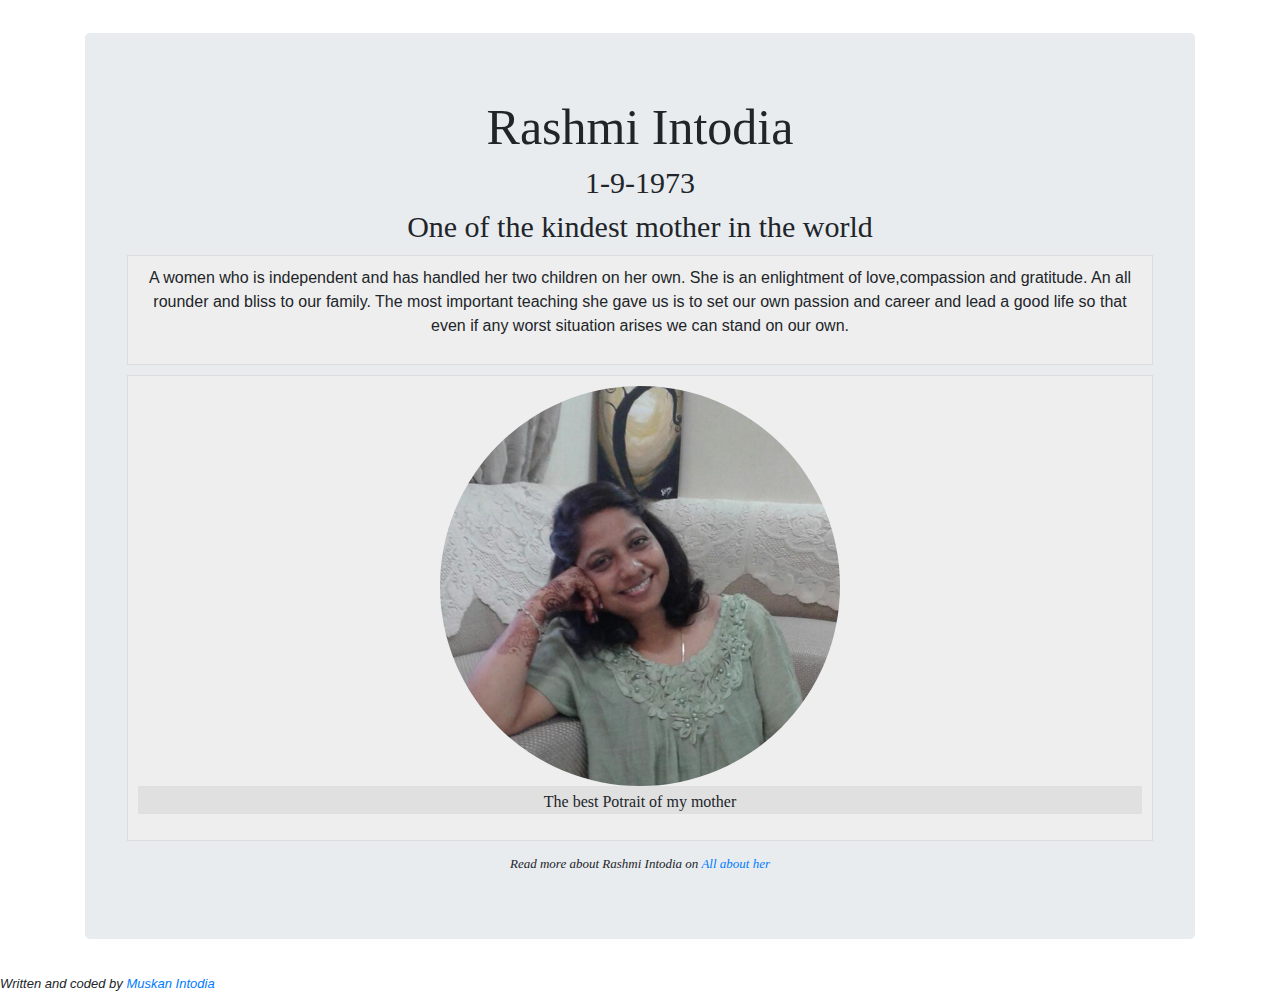
<file: index.html>
<!DOCTYPE html>
<html lang="en">
<head>
    <meta charset="UTF-8">
    <meta http-equiv="X-UA-Compatible" content="IE=edge">
    <meta name="viewport" content="width=device-width, initial-scale=1.0">
    <link rel="stylesheet" href="my_first_tribute_project.css">
    <link rel="stylesheet" href="https://maxcdn.bootstrapcdn.com/bootstrap/4.5.2/css/bootstrap.min.css">
    <script src="https://ajax.googleapis.com/ajax/libs/jquery/3.5.1/jquery.min.js"></script>
    <script src="https://cdnjs.cloudflare.com/ajax/libs/popper.js/1.16.0/umd/popper.min.js"></script>
    <script src="https://maxcdn.bootstrapcdn.com/bootstrap/4.5.2/js/bootstrap.min.js"></script>
    <title>Tribute to my mother</title>
</head>
<body>
<div class="container">
    <div class="jumbotron">
            <h1 class="text-center">Rashmi Intodia</h1>
            <h2 class="text-center">1-9-1973 </h2>
            <h2 class="text-center">One of the kindest mother in the world</h2>
     <div class="thumbnail center">
        <p>A women who is independent and has handled her two children
            on her own. She is an enlightment of love,compassion and gratitude.
            An all rounder and bliss to our family. The most important teaching 
            she gave us is to set our own passion and career and lead a good life
            so that even if any worst situation arises we can stand on our own.
        </p>
      </div >
    <div class="thumbnail">
        <img src="mom1.jpeg" alt="rashmi intodia"
         width="400px" height="400px" class="rounded-circle" >
    
     <div class="caption text-center">
        <p>The best Potrait of my mother</p>
     </div>
    </div>
    
    <div class="text-center">
        <cite>Read more about Rashmi Intodia on <a href="momimages.html">All about her
         </a></cite>
    </div>
   </div>
</div>
   <footer>
       <cite>
           Written and coded by <a href="muskanimg.html">Muskan Intodia</a>
       </cite>
   </footer>
</body>
</html>
</file>
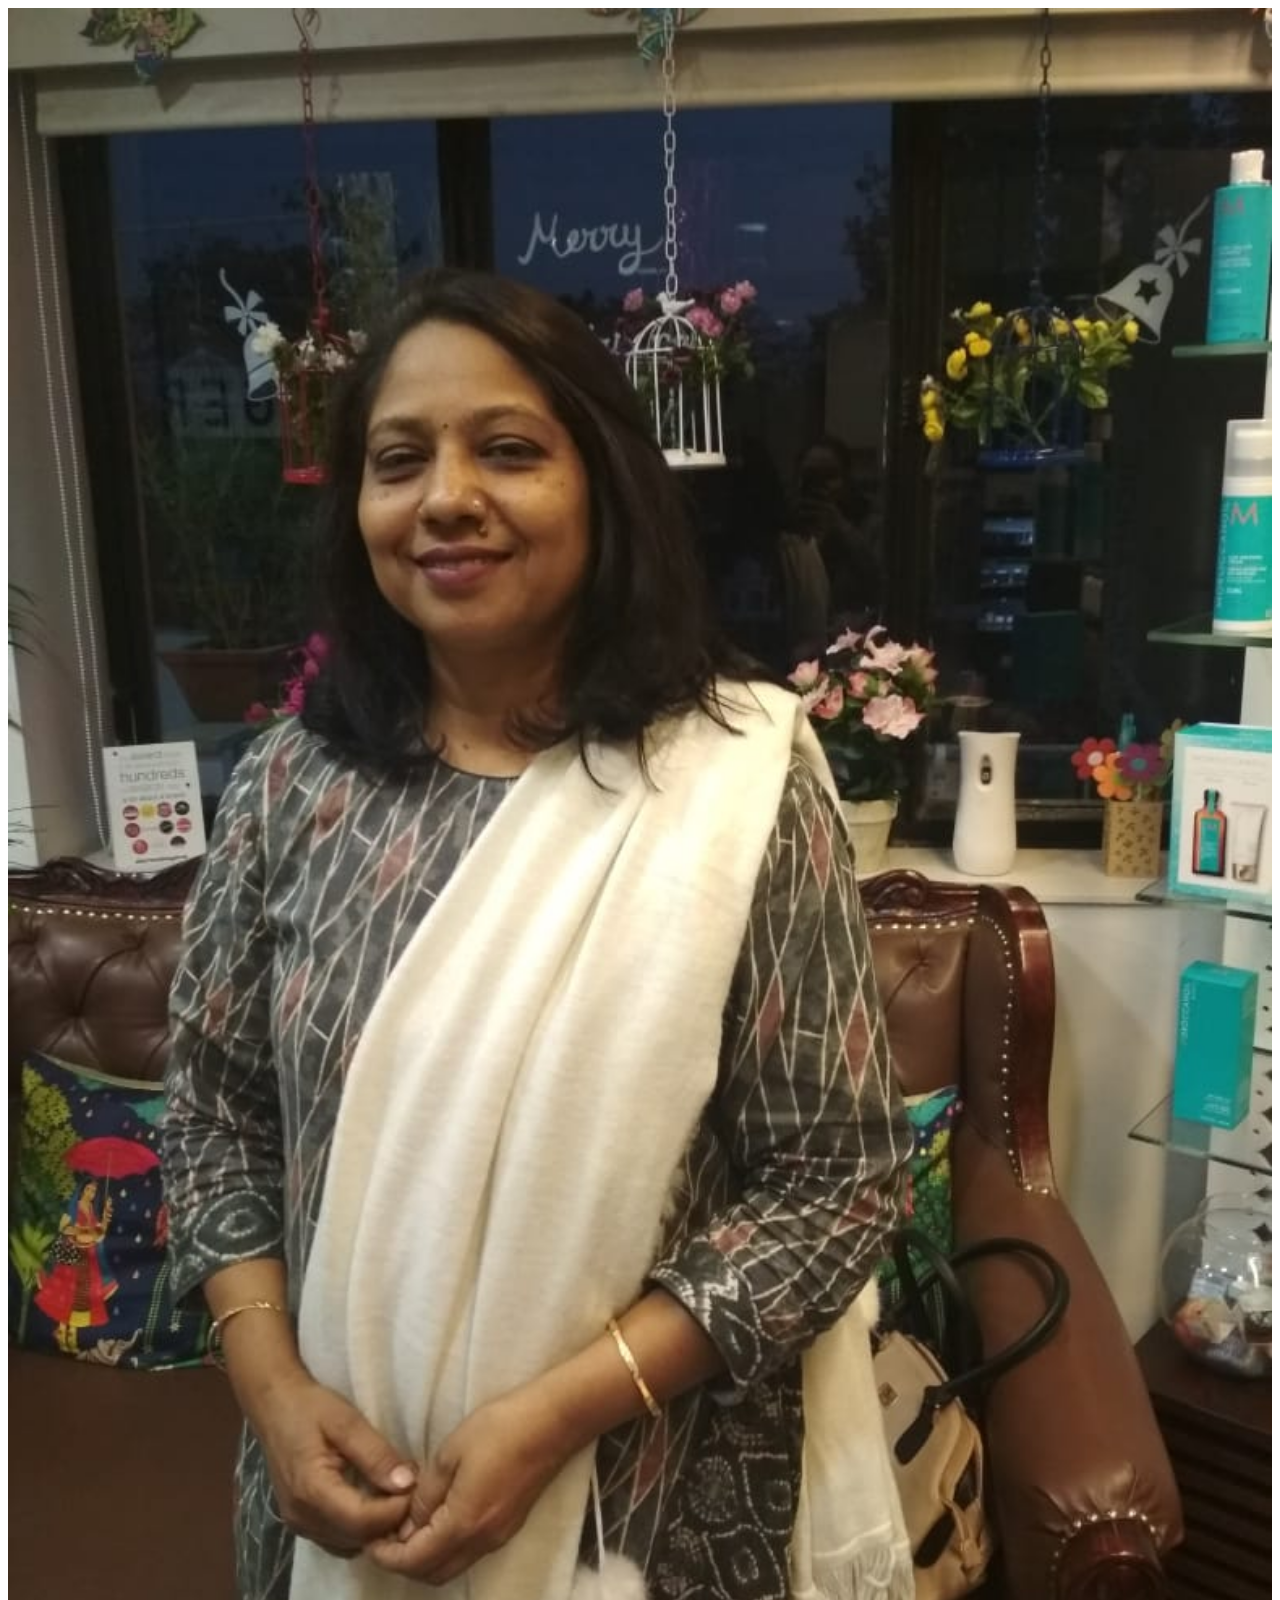
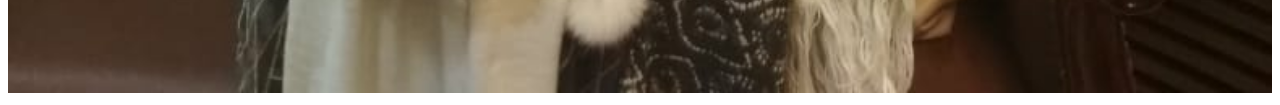
<file: momimages.html>
<!DOCTYPE html>
<html lang="en">
<head>
    <meta charset="UTF-8">
    <meta http-equiv="X-UA-Compatible" content="IE=edge">
    <meta name="viewport" content="width=device-width, initial-scale=1.0">
    <title>images</title>

</head>
<body>
    <img src="mom.jpeg" alt="mompic1" width="100%" >
    
</body>
</html>
</file>
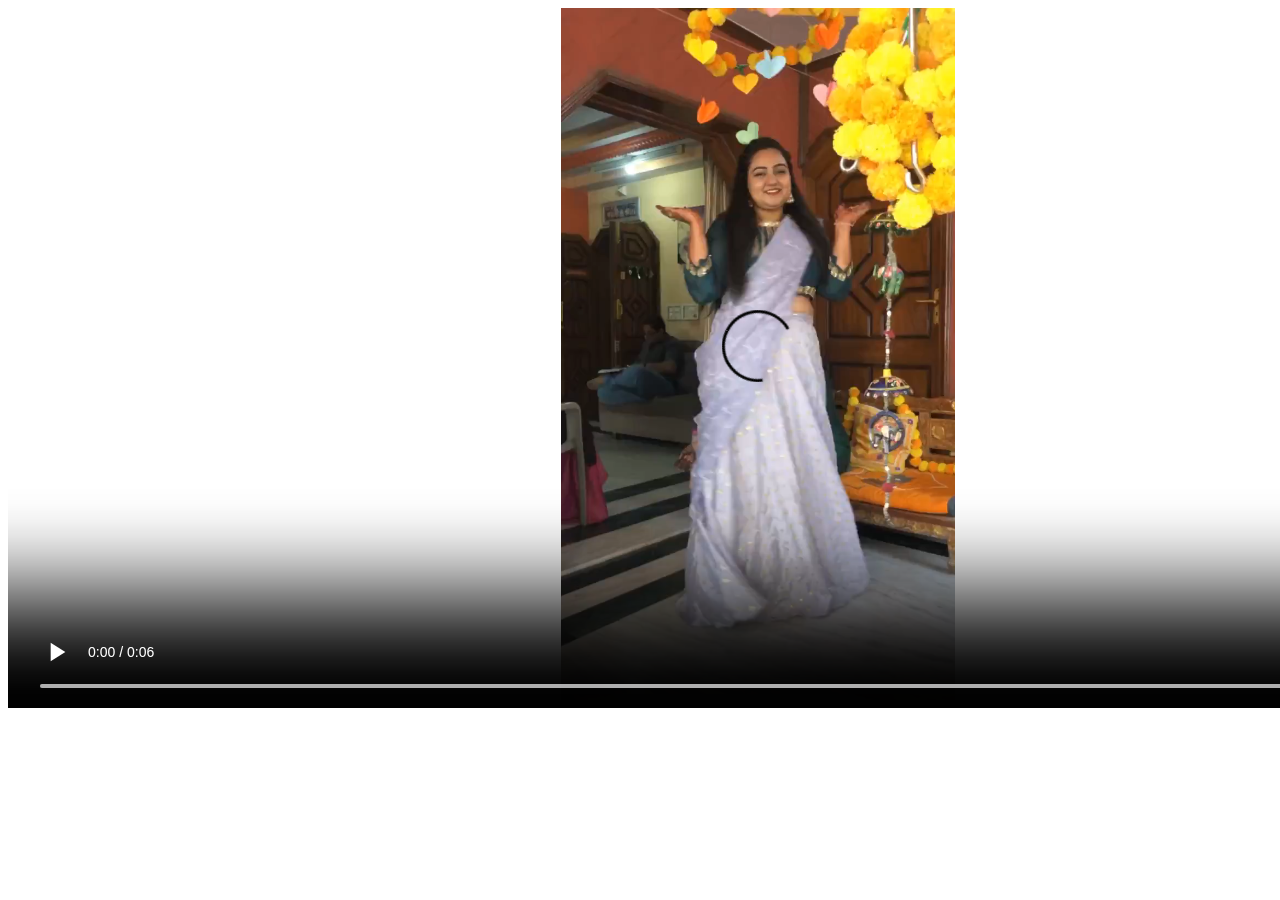
<file: muskanimg.html>
<!DOCTYPE html>
<html lang="en">
<head>
    <meta charset="UTF-8">
    <meta http-equiv="X-UA-Compatible" content="IE=edge">
    <meta name="viewport" content="width=device-width, initial-scale=1.0">
    <title>image</title>
</head>
<body>
    <video width="1500" height="700" controls autoplay>
        <source src="muskanvideo.mp4" type="video/mp4">
      Your browser does not support the video tag.
      </video>
</body>
</html>
</file>
<file: my_first_tribute_project.css>
.thumbnail{background-color: #eee;
        text-align: center;
        border: 1px solid rgb(221, 220, 220);
        padding: 10px;
        margin:10px;}
  body{margin-top: 33px;}
   .thumbnail .caption{background-color: rgba(221, 221, 221, 0.842);}
       .text-center{text-align: center;
                    font-family: Georgia, 'Times New Roman', Times, serif;}
                    h1.text-center{font-size: 50px;}
                    h2.text-center{font-size: 30px;}
         cite{font-size: small;   }
.container{margin-top: 33px;}
.caption{
        padding-top: 4px;
        }
</file>
